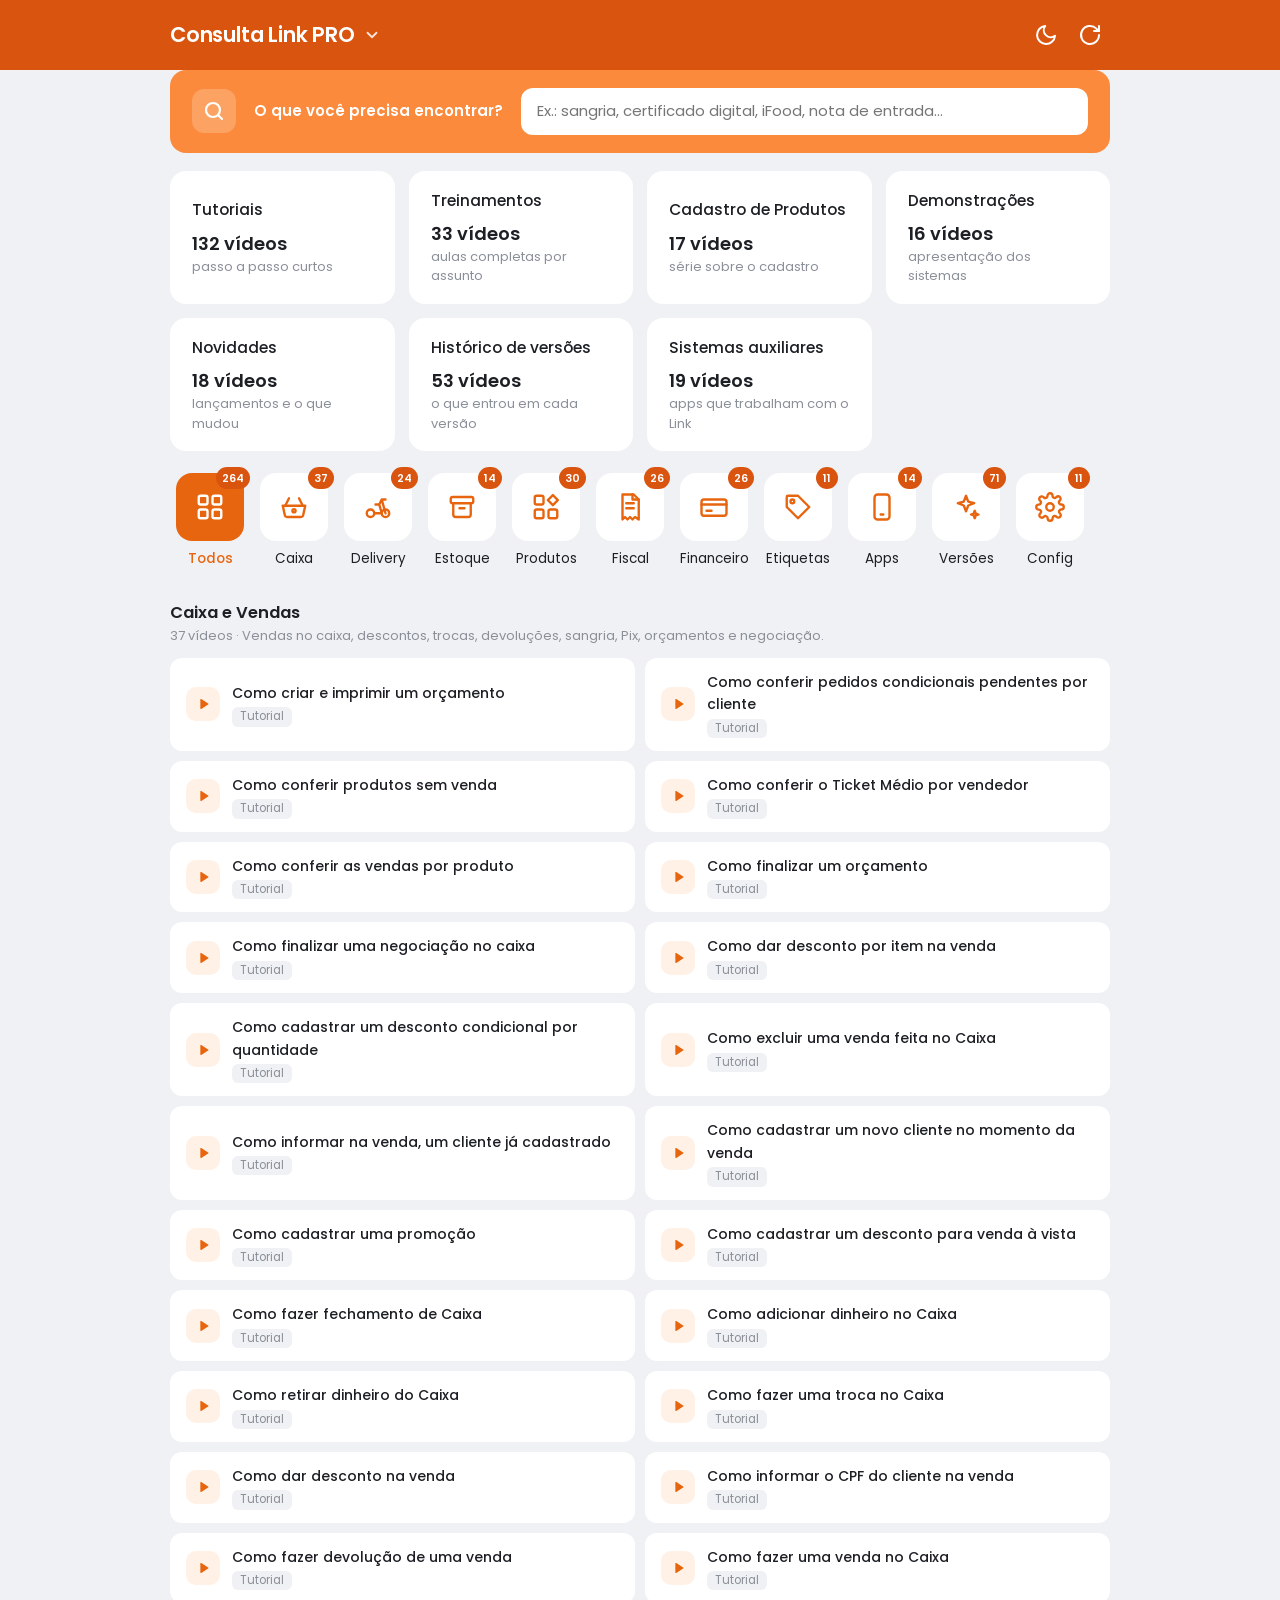
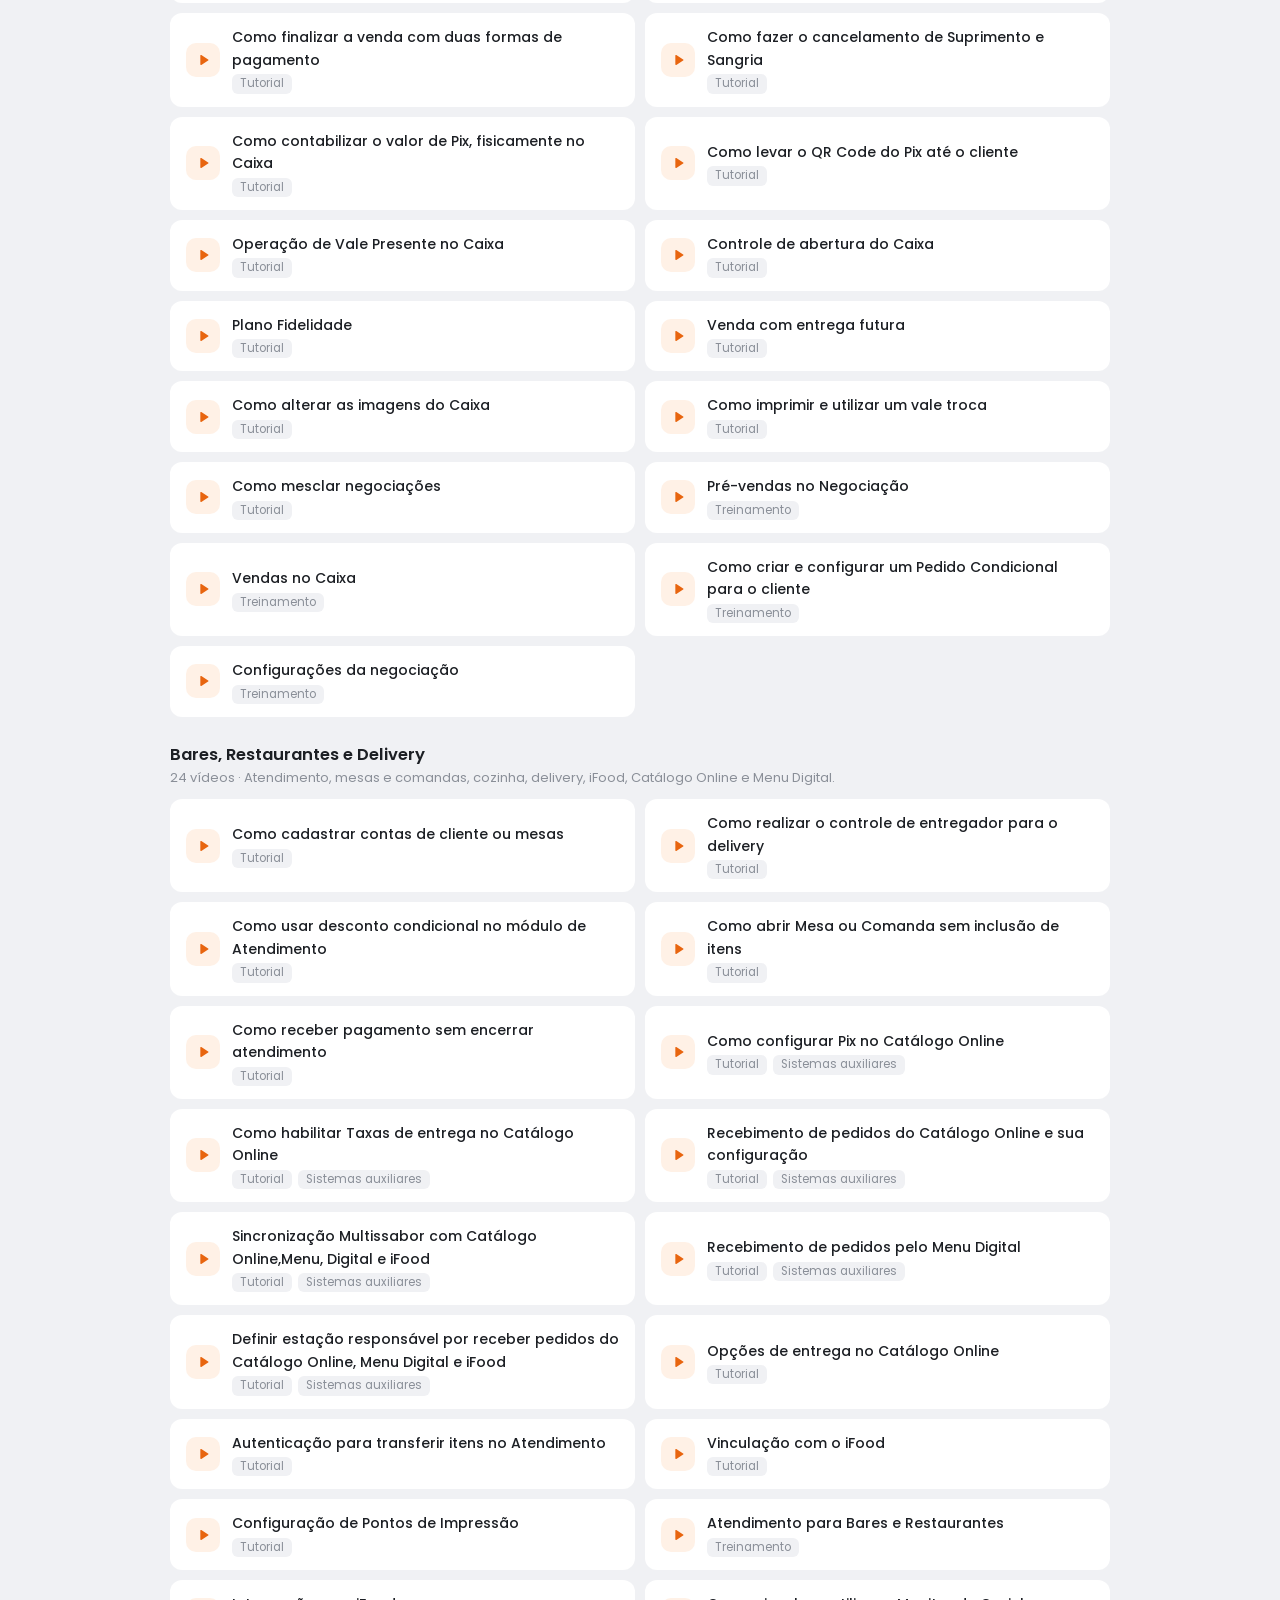
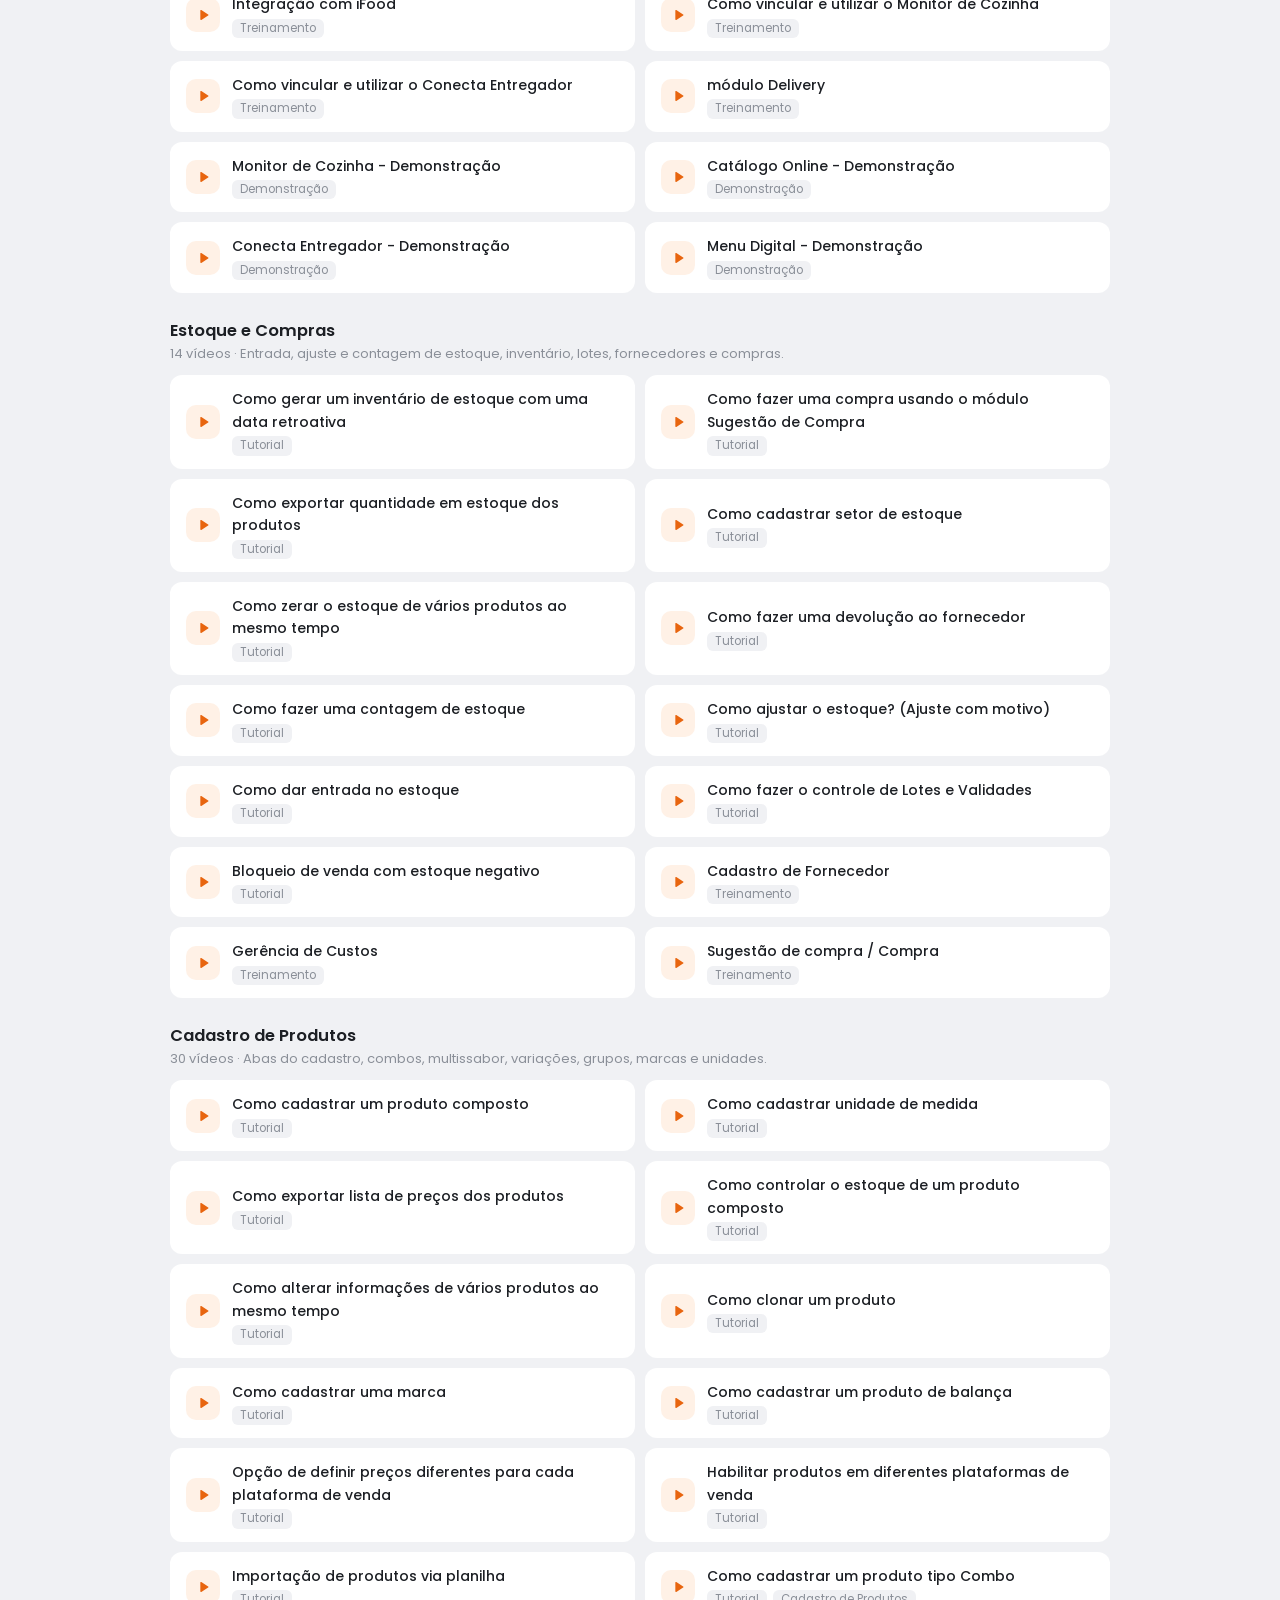
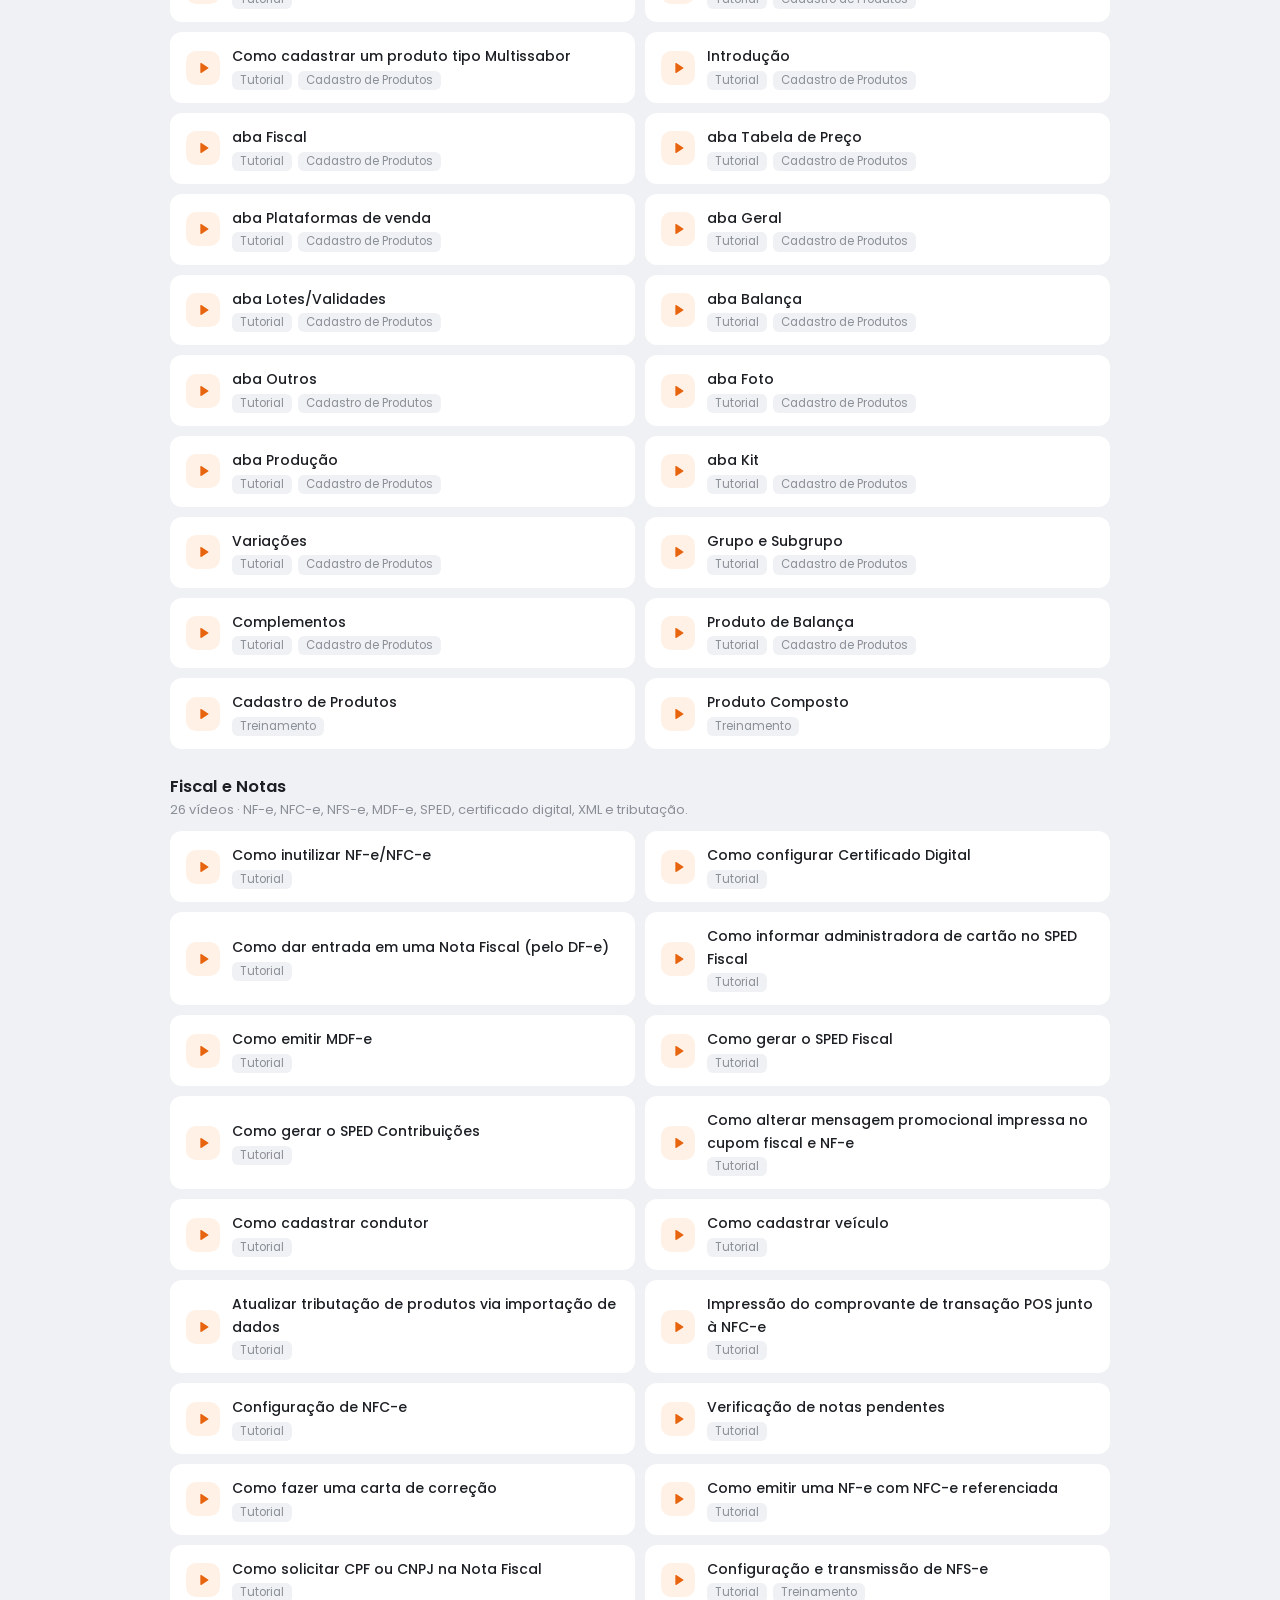
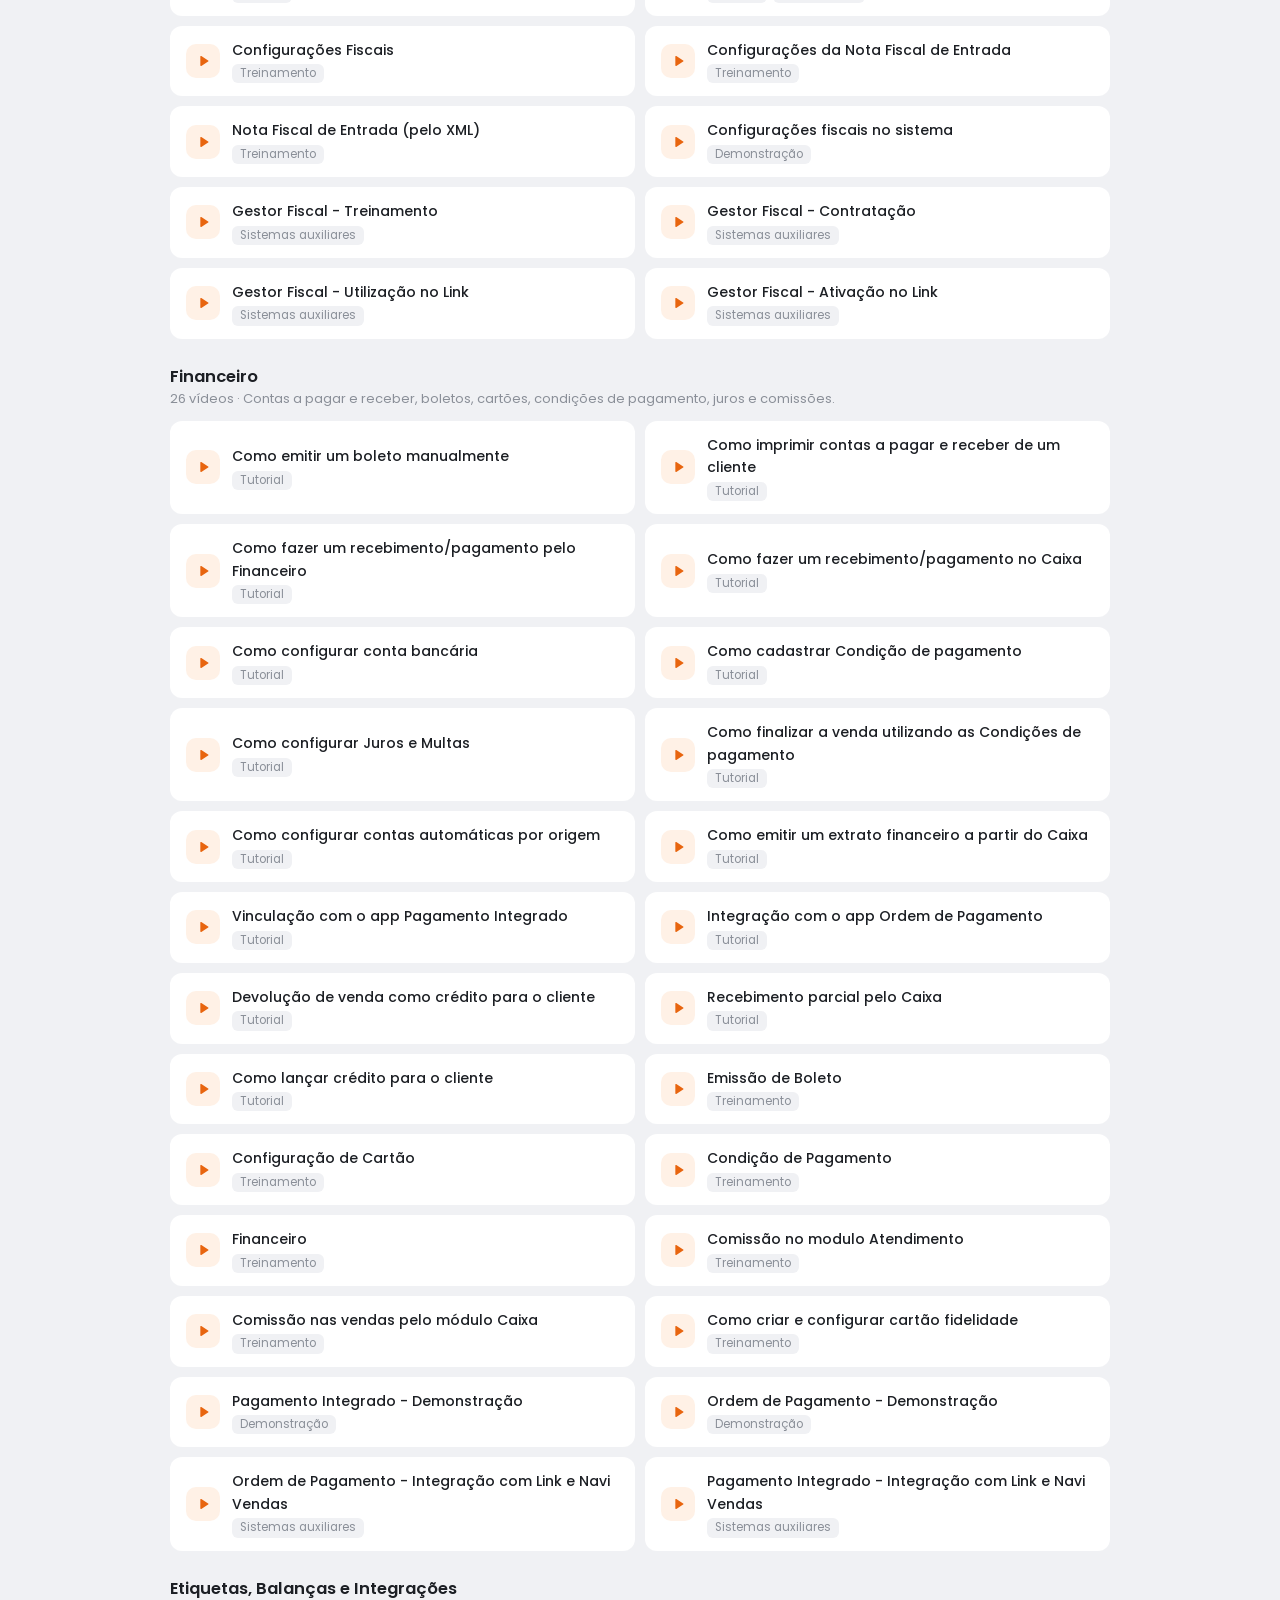
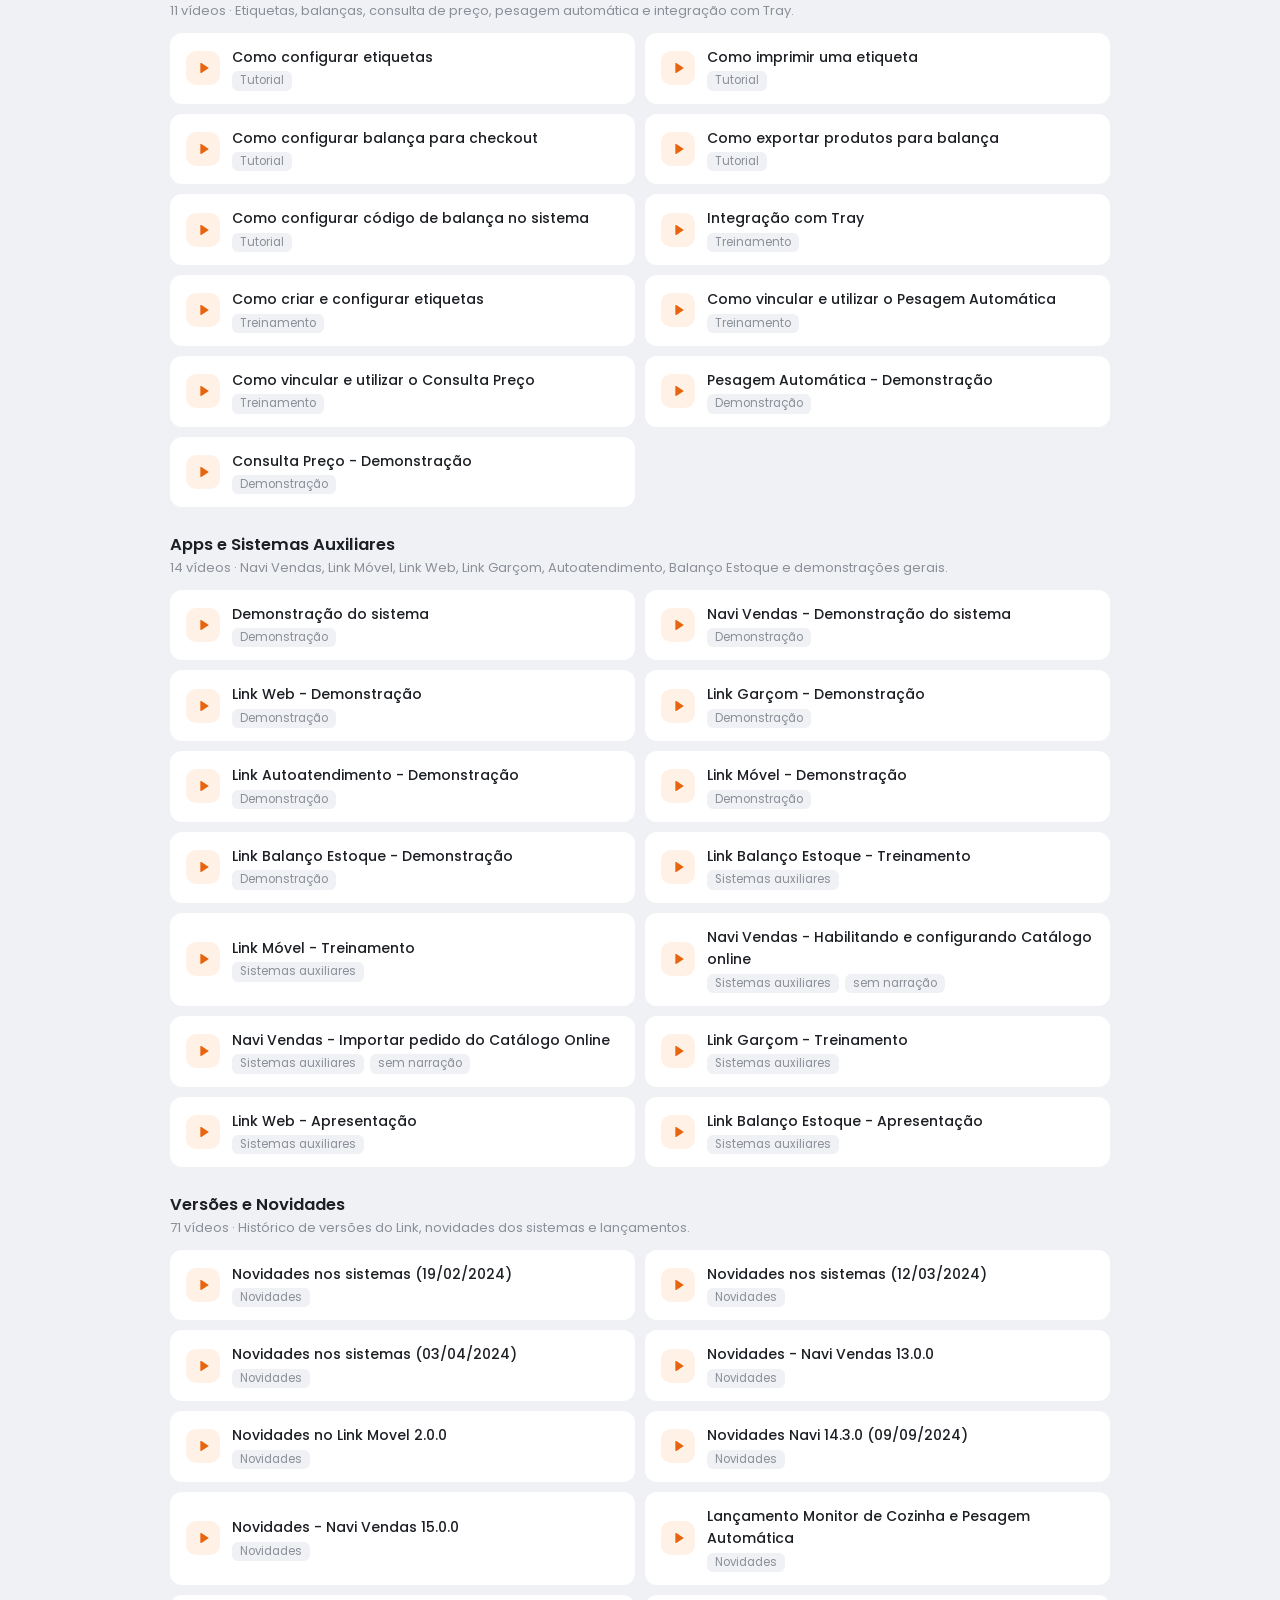
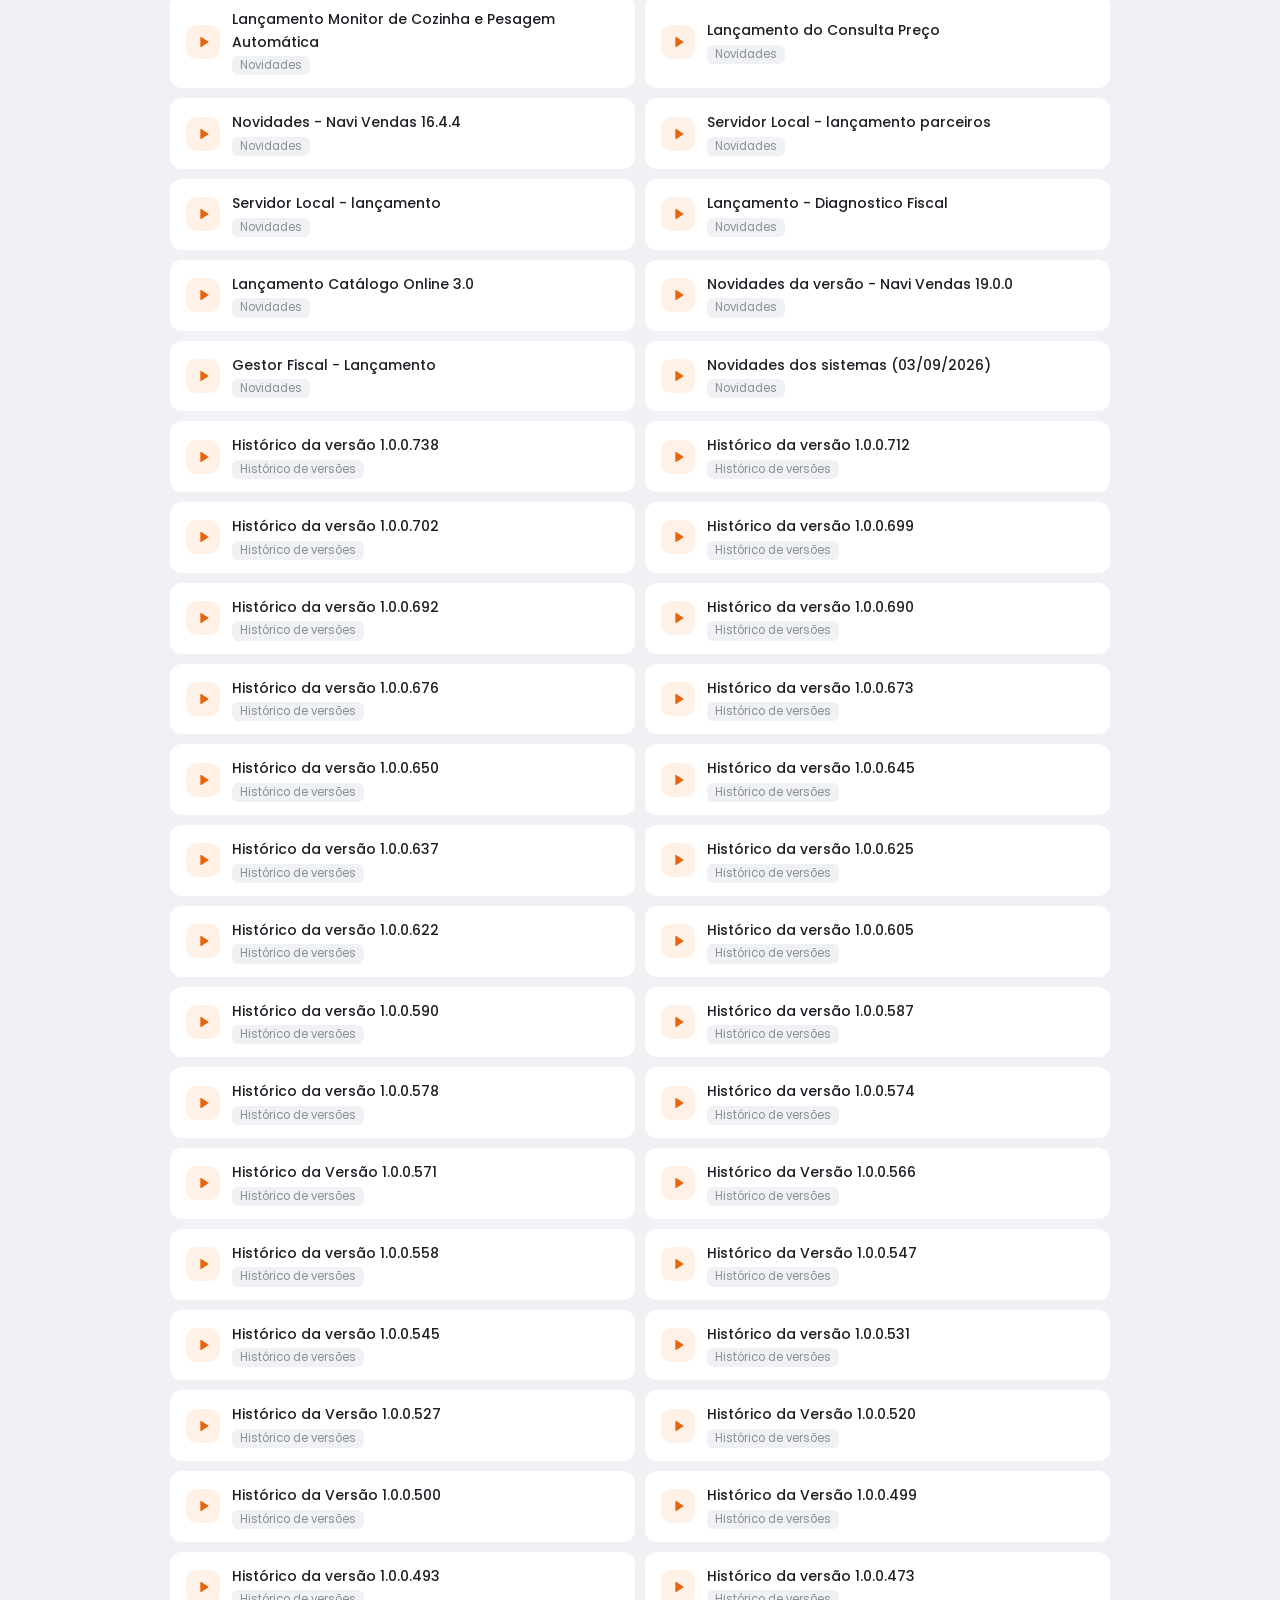
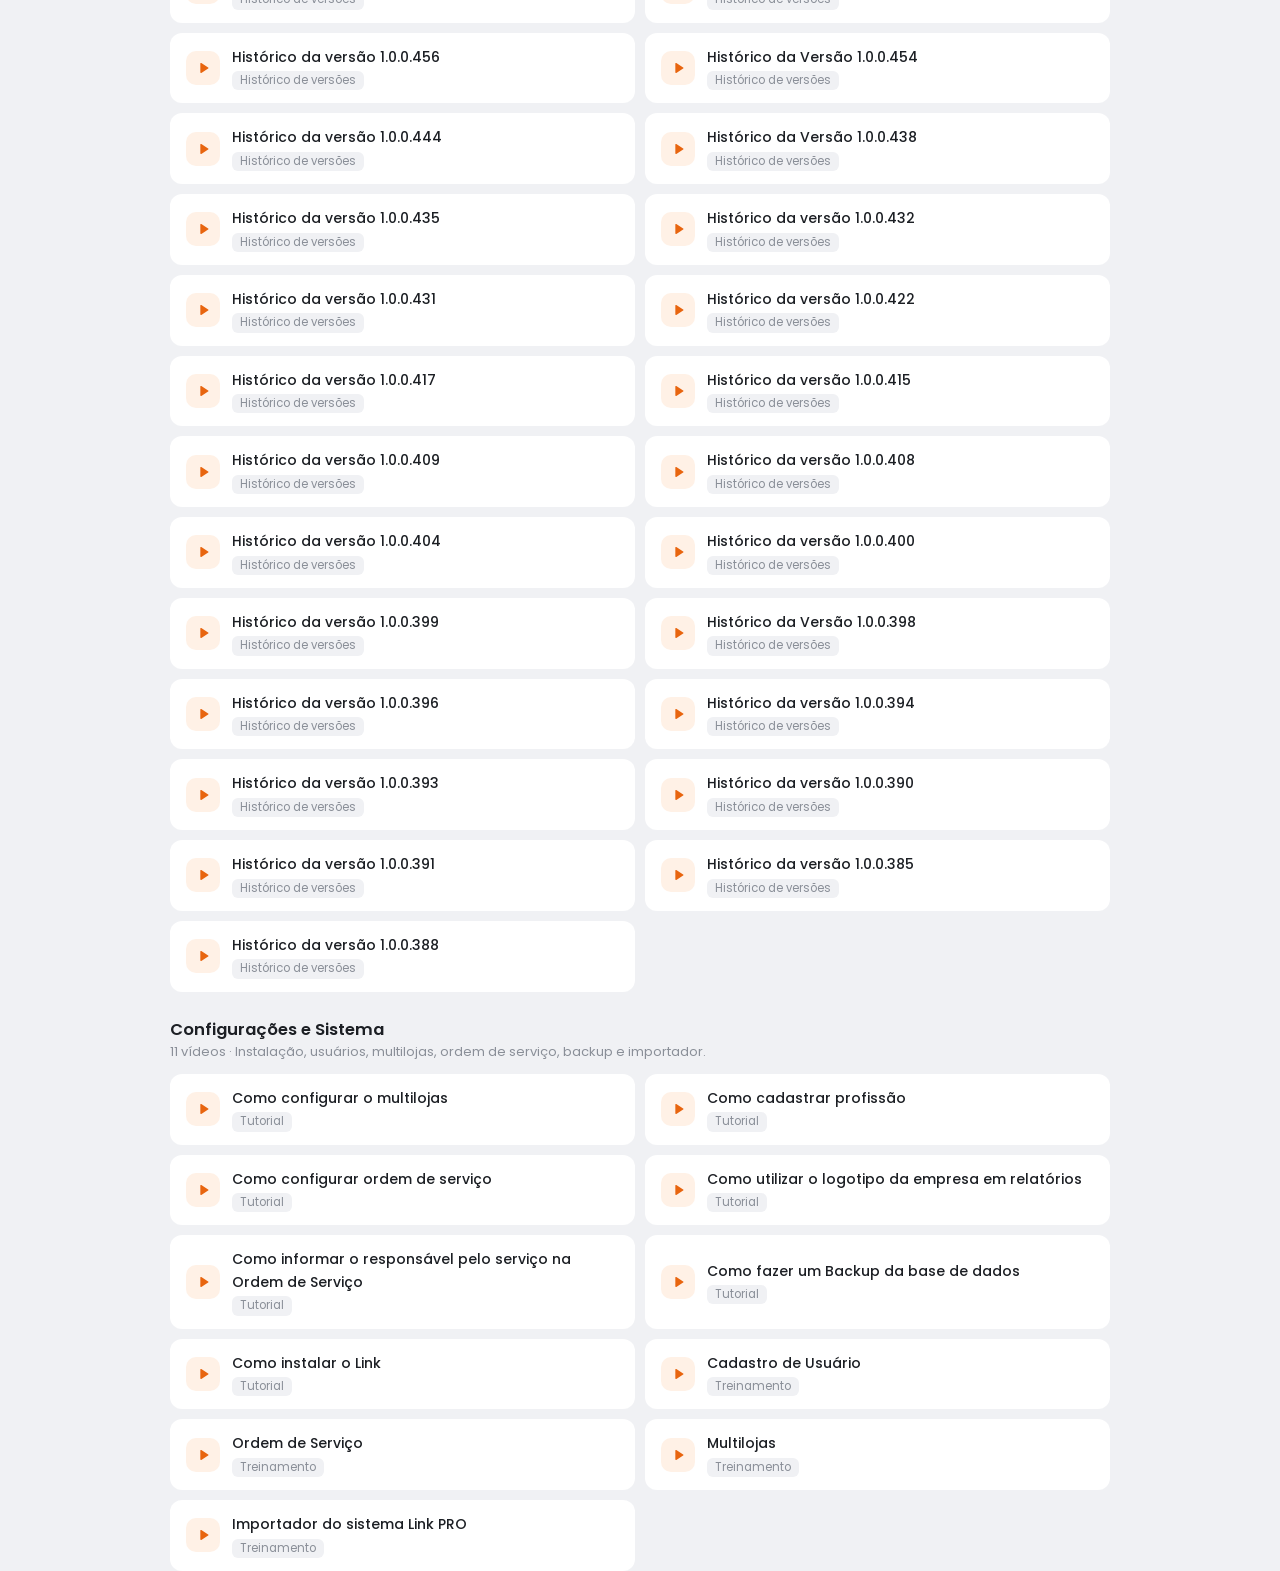
<file: docs/index.html>
<!doctype html>
<html lang="pt-BR" data-sistema="linkpro">
<head>
<meta charset="utf-8">
<meta name="viewport" content="width=device-width, initial-scale=1">
<title>Consulta Link PRO</title>
<script>
  // Aplica o tema escolhido antes de desenhar a página, para não piscar.
  try { const t = localStorage.getItem("tema"); if (t) document.documentElement.dataset.tema = t; } catch (e) {}
</script>
<link rel="preconnect" href="https://fonts.googleapis.com">
<link rel="preconnect" href="https://fonts.gstatic.com" crossorigin>
<link href="https://fonts.googleapis.com/css2?family=Poppins:wght@400;500;600&display=swap" rel="stylesheet">
<link rel="stylesheet" href="estilo.css?v=79f7eaad">
</head>
<body>
<div class="barra">
  <div class="wrap">
    <div class="sistemas">
      <button class="nome-site" id="nome-site" aria-haspopup="true" aria-expanded="false" title="Trocar de sistema">
        <h1>Consulta Link PRO</h1>
        <svg class="seta" width="18" height="18" viewBox="0 0 24 24" fill="none" stroke="currentColor" stroke-width="2.4" stroke-linecap="round" stroke-linejoin="round"><path d="m6 9 6 6 6-6"/></svg>
      </button>
      <nav class="menu-sistemas" id="menu-sistemas">
        <div class="rotulo">Trocar de sistema</div>
        <a href="./"><span class="bola linkpro">LP</span><span><span class="n1">Link PRO</span><span class="n2">Tutoriais e treinamentos do Link</span></span><span class="atual">atual</span></a>
        <a href="pdv.html"><span class="bola pdv">P+</span><span><span class="n1">PDV+</span><span class="n2">Consulta das questões do PDV+</span></span></a>
      </nav>
    </div>
    <div class="acoes">
      <button id="tema" title="Alternar fundo claro / escuro">
        <svg class="sol" width="24" height="24" viewBox="0 0 24 24" fill="none" stroke="currentColor" stroke-width="2" stroke-linecap="round"><circle cx="12" cy="12" r="4"/><path d="M12 2v2M12 20v2M4.9 4.9l1.4 1.4M17.7 17.7l1.4 1.4M2 12h2M20 12h2M4.9 19.1l1.4-1.4M17.7 6.3l1.4-1.4"/></svg>
        <svg class="lua" width="24" height="24" viewBox="0 0 24 24" fill="none" stroke="currentColor" stroke-width="2" stroke-linecap="round" stroke-linejoin="round"><path d="M21 12.8A9 9 0 1 1 11.2 3a7 7 0 0 0 9.8 9.8z"/></svg>
      </button>
      <button id="recarregar" title="Recarregar o conteúdo">
        <svg width="24" height="24" viewBox="0 0 24 24" fill="none" stroke="currentColor" stroke-width="2" stroke-linecap="round" stroke-linejoin="round"><path d="M21 12a9 9 0 1 1-2.64-6.36L21 8"/><path d="M21 3v5h-5"/></svg>
      </button>
    </div>
  </div>
</div>

<main class="wrap">
  <section class="faixa">
    <span class="ico"><svg width="24" height="24" viewBox="0 0 24 24" fill="none" stroke="currentColor" stroke-width="2.2" stroke-linecap="round"><circle cx="11" cy="11" r="7"/><path d="m20 20-4-4"/></svg></span>
    <span class="txt">O que você precisa encontrar?</span>
    <div class="busca">
      <input id="q" type="text" autocomplete="off">
      <button class="limpar" id="limpar" title="Limpar">×</button>
    </div>
  </section>

  <section class="cards" id="cards"></section>
  <nav class="atalhos" id="atalhos"></nav>
  <div id="conteudo"></div>
</main>

<dialog id="dlg">
  <div class="dlg">
    <div class="dlg-topo">
      <div>
        <h3 id="dlg-titulo"></h3>
        <div class="meta" id="dlg-meta"></div>
      </div>
      <button class="fechar" id="fechar" title="Fechar (Esc)">×</button>
    </div>
    <div class="dlg-corpo">
      <div class="player">
        <iframe id="iframe" allow="autoplay; encrypted-media; picture-in-picture" allowfullscreen referrerpolicy="strict-origin-when-cross-origin"></iframe>
        <a id="yt" target="_blank" rel="noopener">Abrir no YouTube ↗</a>
        <input id="q-local" type="text" placeholder="Filtrar dentro deste vídeo…">
        <p class="aviso">Texto da legenda automática do YouTube: pode ter erros de digitação. Clique na minutagem para ir direto ao trecho.</p>
      </div>
      <div class="transcricao" id="transcricao"></div>
    </div>
  </div>
</dialog>

<script src="app.js?v=d421ecc0"></script>
</body>
</html>
</file>
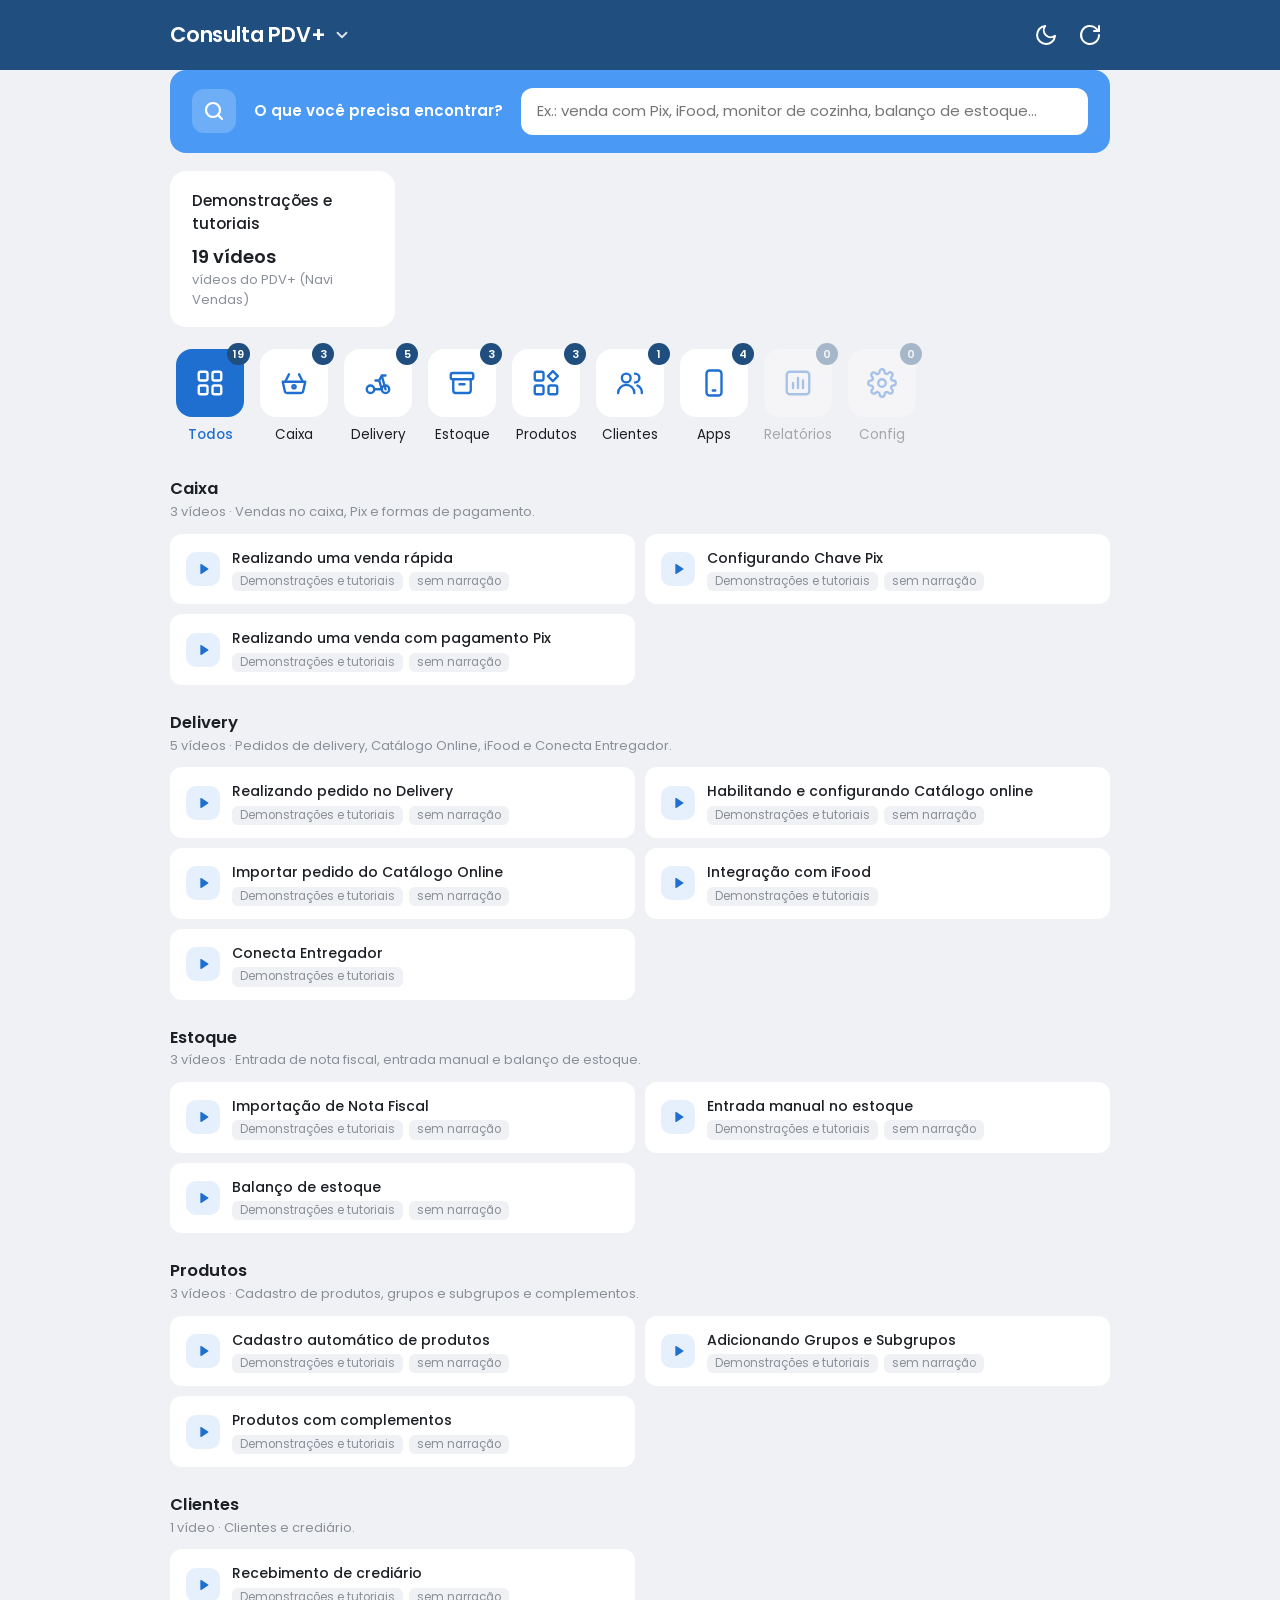
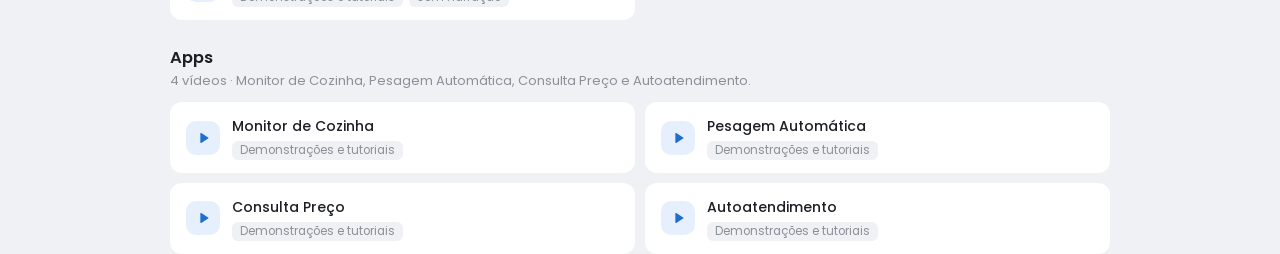
<file: docs/pdv.html>
<!doctype html>
<html lang="pt-BR" data-sistema="pdv">
<head>
<meta charset="utf-8">
<meta name="viewport" content="width=device-width, initial-scale=1">
<title>Consulta PDV+</title>
<script>
  // Aplica o tema escolhido antes de desenhar a página, para não piscar.
  try { const t = localStorage.getItem("tema"); if (t) document.documentElement.dataset.tema = t; } catch (e) {}
</script>
<link rel="preconnect" href="https://fonts.googleapis.com">
<link rel="preconnect" href="https://fonts.gstatic.com" crossorigin>
<link href="https://fonts.googleapis.com/css2?family=Poppins:wght@400;500;600&display=swap" rel="stylesheet">
<link rel="stylesheet" href="estilo.css?v=79f7eaad">
</head>
<body>
<div class="barra">
  <div class="wrap">
    <div class="sistemas">
      <button class="nome-site" id="nome-site" aria-haspopup="true" aria-expanded="false" title="Trocar de sistema">
        <h1>Consulta PDV+</h1>
        <svg class="seta" width="18" height="18" viewBox="0 0 24 24" fill="none" stroke="currentColor" stroke-width="2.4" stroke-linecap="round" stroke-linejoin="round"><path d="m6 9 6 6 6-6"/></svg>
      </button>
      <nav class="menu-sistemas" id="menu-sistemas">
        <div class="rotulo">Trocar de sistema</div>
        <a href="./"><span class="bola linkpro">LP</span><span><span class="n1">Link PRO</span><span class="n2">Tutoriais e treinamentos do Link</span></span></a>
        <a href="pdv.html"><span class="bola pdv">P+</span><span><span class="n1">PDV+</span><span class="n2">Consulta das questões do PDV+</span></span><span class="atual">atual</span></a>
      </nav>
    </div>
    <div class="acoes">
      <button id="tema" title="Alternar fundo claro / escuro">
        <svg class="sol" width="24" height="24" viewBox="0 0 24 24" fill="none" stroke="currentColor" stroke-width="2" stroke-linecap="round"><circle cx="12" cy="12" r="4"/><path d="M12 2v2M12 20v2M4.9 4.9l1.4 1.4M17.7 17.7l1.4 1.4M2 12h2M20 12h2M4.9 19.1l1.4-1.4M17.7 6.3l1.4-1.4"/></svg>
        <svg class="lua" width="24" height="24" viewBox="0 0 24 24" fill="none" stroke="currentColor" stroke-width="2" stroke-linecap="round" stroke-linejoin="round"><path d="M21 12.8A9 9 0 1 1 11.2 3a7 7 0 0 0 9.8 9.8z"/></svg>
      </button>
      <button id="recarregar" title="Recarregar o conteúdo">
        <svg width="24" height="24" viewBox="0 0 24 24" fill="none" stroke="currentColor" stroke-width="2" stroke-linecap="round" stroke-linejoin="round"><path d="M21 12a9 9 0 1 1-2.64-6.36L21 8"/><path d="M21 3v5h-5"/></svg>
      </button>
    </div>
  </div>
</div>

<main class="wrap">
  <section class="faixa">
    <span class="ico"><svg width="24" height="24" viewBox="0 0 24 24" fill="none" stroke="currentColor" stroke-width="2.2" stroke-linecap="round"><circle cx="11" cy="11" r="7"/><path d="m20 20-4-4"/></svg></span>
    <span class="txt">O que você precisa encontrar?</span>
    <div class="busca">
      <input id="q" type="text" autocomplete="off">
      <button class="limpar" id="limpar" title="Limpar">×</button>
    </div>
  </section>

  <section class="cards" id="cards"></section>
  <nav class="atalhos" id="atalhos"></nav>
  <div id="conteudo"></div>
</main>

<dialog id="dlg">
  <div class="dlg">
    <div class="dlg-topo">
      <div>
        <h3 id="dlg-titulo"></h3>
        <div class="meta" id="dlg-meta"></div>
      </div>
      <button class="fechar" id="fechar" title="Fechar (Esc)">×</button>
    </div>
    <div class="dlg-corpo">
      <div class="player">
        <iframe id="iframe" allow="autoplay; encrypted-media; picture-in-picture" allowfullscreen referrerpolicy="strict-origin-when-cross-origin"></iframe>
        <a id="yt" target="_blank" rel="noopener">Abrir no YouTube ↗</a>
        <input id="q-local" type="text" placeholder="Filtrar dentro deste vídeo…">
        <p class="aviso">Texto da legenda automática do YouTube: pode ter erros de digitação. Clique na minutagem para ir direto ao trecho.</p>
      </div>
      <div class="transcricao" id="transcricao"></div>
    </div>
  </div>
</dialog>

<script src="app.js?v=d421ecc0"></script>
</body>
</html>
</file>
<file: docs/estilo.css>
/* Cores neutras (fundo, texto) — iguais nos dois sistemas */
:root {
  --bg: #f0f1f4; --surface: #fff; --line: #e6e8ec; --text: #1c1f24; --muted: #8a8f98; --raio: 16px;
}
/* tema escuro: segue o Windows, a menos que a pessoa escolha no botão do topo */
@media (prefers-color-scheme: dark) {
  :root:not([data-tema="claro"]) { --bg: #15171b; --surface: #1f2228; --line: #2c3038; --text: #ebedf0; --muted: #9298a3; }
}
:root[data-tema="escuro"] { --bg: #15171b; --surface: #1f2228; --line: #2c3038; --text: #ebedf0; --muted: #9298a3; }

/* Cor de cada sistema: Link PRO laranja, PDV+ azul */
[data-sistema="linkpro"] { --topo: #d9540f; --destaque: #fb8a3c; --cor: #e8650f; --cor-suave: #fff1e6; --mark: #ffd8b0; }
[data-sistema="pdv"] { --topo: #1f4e7f; --destaque: #4a9af5; --cor: #1f6fd1; --cor-suave: #e6f0fc; --mark: #cfe2ff; }
@media (prefers-color-scheme: dark) {
  [data-sistema="linkpro"]:not([data-tema="claro"]) { --topo: #9a3a0a; --destaque: #b8561c; --cor: #ff8a3d; --cor-suave: #3a2416; --mark: #7a4519; }
  [data-sistema="pdv"]:not([data-tema="claro"]) { --topo: #173a5e; --destaque: #2b64a6; --cor: #6aa8ff; --cor-suave: #18293f; --mark: #24497a; }
}
[data-sistema="linkpro"][data-tema="escuro"] { --topo: #9a3a0a; --destaque: #b8561c; --cor: #ff8a3d; --cor-suave: #3a2416; --mark: #7a4519; }
[data-sistema="pdv"][data-tema="escuro"] { --topo: #173a5e; --destaque: #2b64a6; --cor: #6aa8ff; --cor-suave: #18293f; --mark: #24497a; }
.lua { display: none; }
:root[data-tema="claro"] .sol, :root[data-tema="claro"] .lua { display: none; }
:root[data-tema="claro"] .lua { display: block; }
:root[data-tema="escuro"] .sol { display: block; }
@media (prefers-color-scheme: dark) { :root:not([data-tema]) .sol { display: block; } }
@media (prefers-color-scheme: light) { :root:not([data-tema]) .sol { display: none; } :root:not([data-tema]) .lua { display: block; } }
* { box-sizing: border-box; }
body { margin: 0; background: var(--bg); color: var(--text); font: 15px/1.5 Poppins, system-ui, "Segoe UI", sans-serif; }
button { font: inherit; color: inherit; cursor: pointer; }
mark { background: var(--mark); color: inherit; border-radius: 3px; padding: 0 1px; }
.wrap { max-width: 980px; margin: 0 auto; padding: 0 20px; }

/* barra do topo */
.barra { background: var(--topo); color: #fff; }
.barra .wrap { height: 70px; display: flex; align-items: center; justify-content: space-between; }
.barra h1 { font-size: 21px; font-weight: 600; margin: 0; letter-spacing: -.2px; }
.barra button { border: 0; background: none; color: #fff; padding: 8px; border-radius: 10px; display: flex; }
.barra button:hover { background: rgba(255,255,255,.15); }
.acoes { display: flex; gap: 4px; }

/* troca de sistema (clique no nome do site) */
.sistemas { position: relative; }
.barra .nome-site { gap: 8px; align-items: center; padding: 6px 10px; margin-left: -10px; }
.nome-site h1 { pointer-events: none; }
.nome-site .seta { transition: transform .15s; opacity: .85; }
.nome-site[aria-expanded="true"] .seta { transform: rotate(180deg); }
.menu-sistemas { position: absolute; top: calc(100% + 8px); left: -10px; z-index: 10; width: 290px; background: var(--surface); color: var(--text); border-radius: 14px; padding: 8px; box-shadow: 0 10px 30px rgba(0,0,0,.18); display: none; }
.menu-sistemas.aberto { display: block; }
.menu-sistemas .rotulo { font-size: 11.5px; color: var(--muted); padding: 4px 10px 6px; text-transform: uppercase; letter-spacing: .5px; }
.menu-sistemas a { display: flex; align-items: center; gap: 12px; padding: 10px; border-radius: 10px; color: inherit; text-decoration: none; }
.menu-sistemas a:hover { background: var(--bg); }
.menu-sistemas .bola { width: 34px; height: 34px; border-radius: 10px; flex: none; display: grid; place-items: center; color: #fff; font-weight: 600; font-size: 13px; }
.menu-sistemas .bola.linkpro { background: #e8650f; }
.menu-sistemas .bola.pdv { background: #1f6fd1; }
.menu-sistemas .n1 { font-weight: 500; font-size: 14.5px; display: block; }
.menu-sistemas .n2 { font-size: 12px; color: var(--muted); display: block; }
.menu-sistemas .atual { margin-left: auto; font-size: 11px; color: var(--cor); font-weight: 600; }

/* sistema ainda sem conteúdo */
.aguardando { background: var(--surface); border-radius: var(--raio); padding: 40px 28px; text-align: center; }
.aguardando .ico { width: 64px; height: 64px; margin: 0 auto 14px; border-radius: 18px; background: var(--cor-suave); color: var(--cor); display: grid; place-items: center; }
.aguardando h2 { font-size: 18px; font-weight: 600; margin: 0 0 6px; }
.aguardando p { color: var(--muted); font-size: 14px; margin: 0 auto; max-width: 520px; }

main { padding: 20px 0 60px; }

/* faixa de destaque com a busca */
.faixa { background: var(--destaque); border-radius: var(--raio); padding: 18px 22px; display: flex; align-items: center; gap: 18px; color: #fff; }
.faixa .ico { flex: none; width: 44px; height: 44px; border-radius: 12px; background: rgba(255,255,255,.2); display: grid; place-items: center; }
.faixa .txt { font-weight: 600; font-size: 15px; white-space: nowrap; }
.busca { flex: 1; position: relative; }
.busca input { width: 100%; border: 0; border-radius: 12px; padding: 12px 40px 12px 16px; font: inherit; font-size: 15px; background: var(--surface); color: var(--text); outline: none; }
.busca input:focus { box-shadow: 0 0 0 3px rgba(255,255,255,.55); }
.busca .limpar { position: absolute; right: 6px; top: 50%; transform: translateY(-50%); border: 0; background: none; color: var(--muted); font-size: 22px; line-height: 1; padding: 4px 8px; display: none; }

/* cards de resumo */
.cards { display: grid; grid-template-columns: repeat(4, 1fr); gap: 14px; margin-top: 18px; }
.card { background: var(--surface); border: 2px solid transparent; border-radius: var(--raio); padding: 16px 20px; text-align: left; }
button.card:hover { border-color: var(--cor-suave); }
.card.ativo { border-color: var(--cor); }
.card .rot { font-weight: 500; font-size: 15.5px; }
.card .valor { font-weight: 600; font-size: 18px; margin-top: 8px; }
.card .sub { color: var(--muted); font-size: 13px; }

/* atalhos de módulo */
.atalhos { display: flex; flex-wrap: wrap; gap: 6px 4px; margin: 22px 0 8px; }
.atalho { border: 0; background: none; width: 80px; display: flex; flex-direction: column; align-items: center; gap: 8px; padding: 0 0 6px; position: relative; }
.atalho .q { width: 68px; height: 68px; border-radius: var(--raio); background: var(--surface); display: grid; place-items: center; color: var(--cor); transition: transform .12s; }
.atalho:hover .q { transform: translateY(-2px); }
.atalho.ativo .q { background: var(--cor); color: #fff; }
.atalho .nome { font-size: 13.5px; }
.atalho.ativo .nome { color: var(--cor); font-weight: 500; }
.atalho .n { position: absolute; top: -6px; right: 0; background: var(--topo); color: #fff; font-size: 11px; font-weight: 600; min-width: 22px; height: 22px; padding: 0 6px; border-radius: 11px; display: grid; place-items: center; }
.atalho.vazio { opacity: .35; }

/* listas */
.secao { margin-top: 26px; }
.secao h2 { font-size: 16.5px; font-weight: 600; margin: 0; }
.secao .desc { color: var(--muted); font-size: 13px; margin: 0 0 12px; }
.lista { display: grid; grid-template-columns: repeat(2, 1fr); gap: 10px; }
.item { background: var(--surface); border: 0; border-radius: 12px; padding: 13px 16px; text-align: left; display: flex; align-items: center; gap: 12px; }
.item:hover { box-shadow: 0 0 0 2px var(--cor-suave); }
.item .play { flex: none; width: 34px; height: 34px; border-radius: 10px; background: var(--cor-suave); color: var(--cor); display: grid; place-items: center; }
.item .t { font-weight: 500; font-size: 14px; line-height: 1.35; }
.meta { display: flex; gap: 6px; flex-wrap: wrap; align-items: center; font-size: 12px; color: var(--muted); margin-top: 3px; }
.tag { background: var(--bg); border-radius: 6px; padding: 1px 8px; font-size: 11.5px; color: var(--muted); }
.tag.mod { background: var(--cor-suave); color: var(--cor); }

.resultado { background: var(--surface); border-radius: var(--raio); padding: 18px 22px; margin-bottom: 12px; }
.resultado .t { font-weight: 600; font-size: 15.5px; border: 0; background: none; padding: 0; text-align: left; }
.resultado .t:hover { color: var(--cor); }
.trecho { display: flex; gap: 12px; margin-top: 10px; font-size: 14px; }
.tempo { flex: none; border: 0; background: var(--cor-suave); color: var(--cor); font-weight: 500; border-radius: 8px; padding: 0 9px; font-size: 12.5px; font-variant-numeric: tabular-nums; height: 26px; }
.tempo:hover { background: var(--cor); color: #fff; }
.mais { color: var(--muted); font-size: 12.5px; margin-top: 8px; }
.vazio-msg { text-align: center; color: var(--muted); padding: 50px 0; background: var(--surface); border-radius: var(--raio); }

/* vídeo aberto */
dialog { border: 0; padding: 0; width: min(1040px, 100vw - 24px); max-height: calc(100vh - 24px); border-radius: 18px; background: var(--bg); color: var(--text); }
dialog::backdrop { background: rgba(20,12,6,.55); }
.dlg { display: flex; flex-direction: column; max-height: calc(100vh - 24px); }
.dlg-topo { display: flex; gap: 12px; align-items: center; padding: 14px 20px; background: var(--topo); color: #fff; }
.dlg-topo h3 { margin: 0; font-size: 16.5px; font-weight: 600; }
.dlg-topo .meta .tag { background: rgba(255,255,255,.2); color: #fff; }
.dlg-topo .fechar { margin-left: auto; border: 0; background: rgba(255,255,255,.18); color: #fff; border-radius: 10px; width: 36px; height: 36px; font-size: 20px; flex: none; }
.dlg-corpo { display: grid; grid-template-columns: minmax(0, 1.15fr) minmax(0, 1fr); gap: 16px; padding: 16px; min-height: 0; flex: 1; }
.player { background: var(--surface); border-radius: var(--raio); padding: 14px; align-self: start; }
.player iframe { width: 100%; aspect-ratio: 16 / 9; border: 0; border-radius: 10px; background: #000; display: block; }
.player a { display: inline-block; margin-top: 10px; color: var(--cor); font-size: 13.5px; font-weight: 500; }
.player input { width: 100%; margin-top: 12px; padding: 10px 12px; border: 1px solid var(--line); border-radius: 10px; background: var(--bg); color: var(--text); font: inherit; font-size: 14px; outline: none; }
.player input:focus { border-color: var(--cor); }
.aviso { font-size: 12px; color: var(--muted); margin: 10px 0 0; }
.transcricao { background: var(--surface); border-radius: var(--raio); overflow: auto; padding: 8px; max-height: calc(100vh - 120px); }
.bloco { display: flex; gap: 12px; padding: 9px 8px; border-radius: 10px; font-size: 14px; }
.bloco.foco { background: var(--cor-suave); }
.bloco.oculto { display: none; }

@media (max-width: 820px) {
  .faixa { flex-wrap: wrap; }
  .faixa .txt { white-space: normal; }
  .busca { flex-basis: 100%; }
  .cards { grid-template-columns: 1fr 1fr; gap: 10px; }
  .card { padding: 12px 14px; }
  .lista { grid-template-columns: 1fr; }
  .dlg-corpo { grid-template-columns: 1fr; overflow: auto; }
  .transcricao { max-height: none; overflow: visible; }
  .wrap { padding: 0 16px; }
  .atalho { width: 25%; min-width: 72px; }
  .atalho .q { width: 60px; height: 60px; }
  .atalho .nome { font-size: 12.5px; }
}
</style>
</file>
